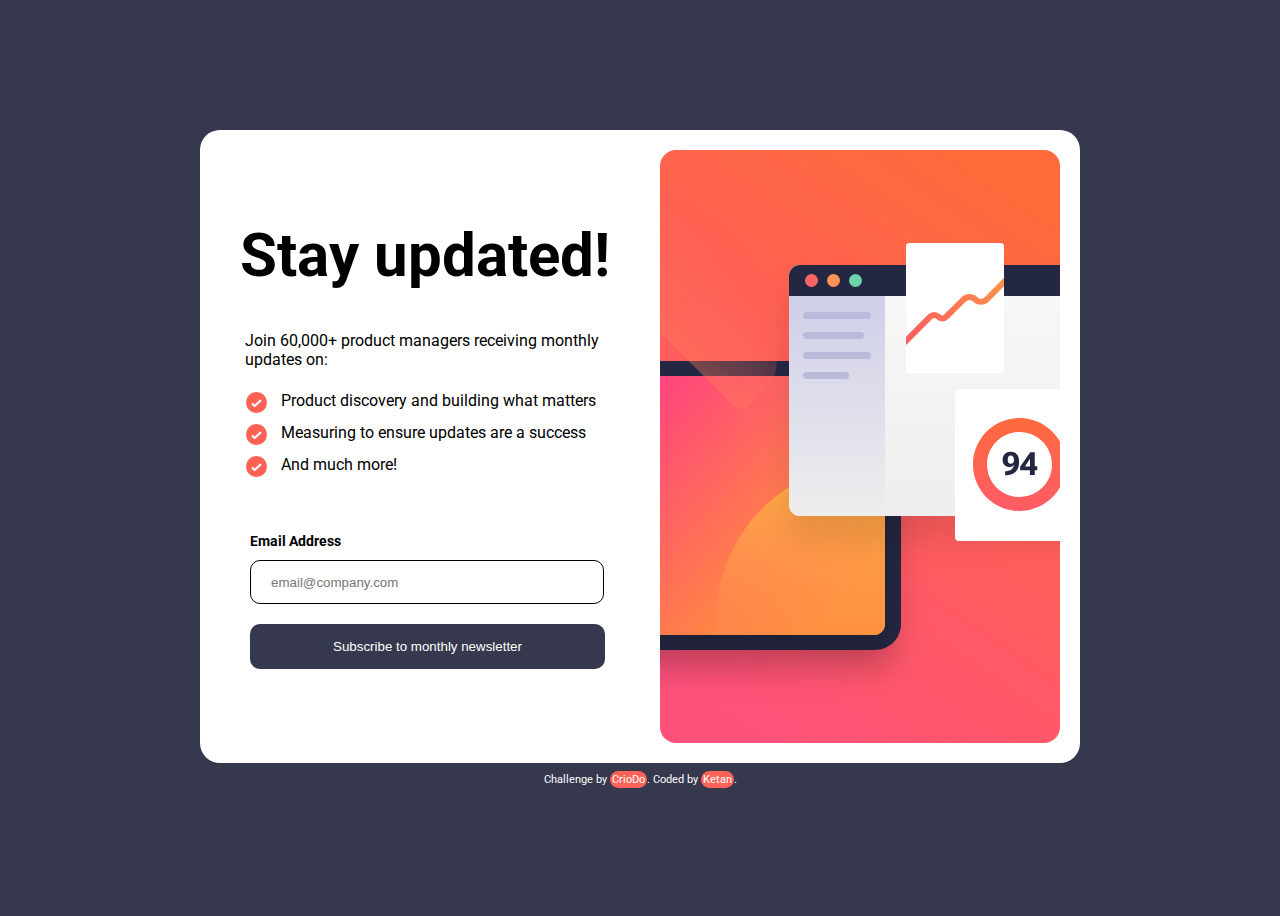
<file: index.html>
<!-- CRIO_SOLUTION_START_MODULE_ONE -->
<!DOCTYPE html>
<html lang="en">
<head>
  <meta charset="UTF-8">
  <meta name="viewport" content="width=device-width, initial-scale=1.0"> <!-- displays site properly based on user's device -->
  <link rel="preconnect" href="https://fonts.googleapis.com">
<link rel="preconnect" href="https://fonts.gstatic.com" crossorigin>
<link href="https://fonts.googleapis.com/css2?family=Roboto:wght@400;700&display=swap" rel="stylesheet">
  <link rel="icon" type="image/png" sizes="32x32" href="./assets/images/favicon-32x32.jpeg">
  <link rel="stylesheet" href="./styles.css">
  <title>Newsletter sign-up form with success message</title>

</head>
<body>

  <!-- Sign-up form start -->
  <main class="main">
    <div class="sign-up-form first-card">
      <div class="left-side text-div">
        <h1 class="header">Stay updated!</h1>
        <p class="text-p">
          Join 60,000+ product managers receiving monthly updates on:

          <ul>
            <li><img src="./assets/images/icon-list.svg" alt="list icon" class="list-icon"> Product discovery and building what matters
            </li>
            <li><img src="./assets/images/icon-list.svg" alt="list icon" class="list-icon"> Measuring to ensure updates are a success</li>
            <li><img src="./assets/images/icon-list.svg" alt="list icon" class="list-icon"> And much more!</li>
          </ul>
        </p>
        <div class="subscribe-input-div">
          <form action="success.html" id="form">
            <label for="email">Email Address</label>
            <em></em><br>
            <input type="text" name="email" id="email" placeholder="email@company.com"><br>
            <button class="sub-btn">Subscribe to monthly newsletter</button>
          </form>

        </div>
      </div>
      <div class="right-side img-div">
        <img src="./assets/images/illustration-sign-up-desktop.svg" alt="desktop main image" class="desktop-img">
        <img src="./assets/images/illustration-sign-up-mobile.svg" alt="mobile main image" class="mobile-img">
      </div>
    </div>
    <!-- Sign-up form end -->


  </main>

  <footer class="footer">
    <div class="attribution">
      Challenge by <a href="https://crio.do" target="_blank">CrioDo</a>. 
      Coded by <a href="#">Ketan</a>.
    </div>
  </footer>

  <script src="./script.js"></script>

</body>
</html>
<!-- CRIO_SOLUTION_END_MODULE_ONE -->
</file>
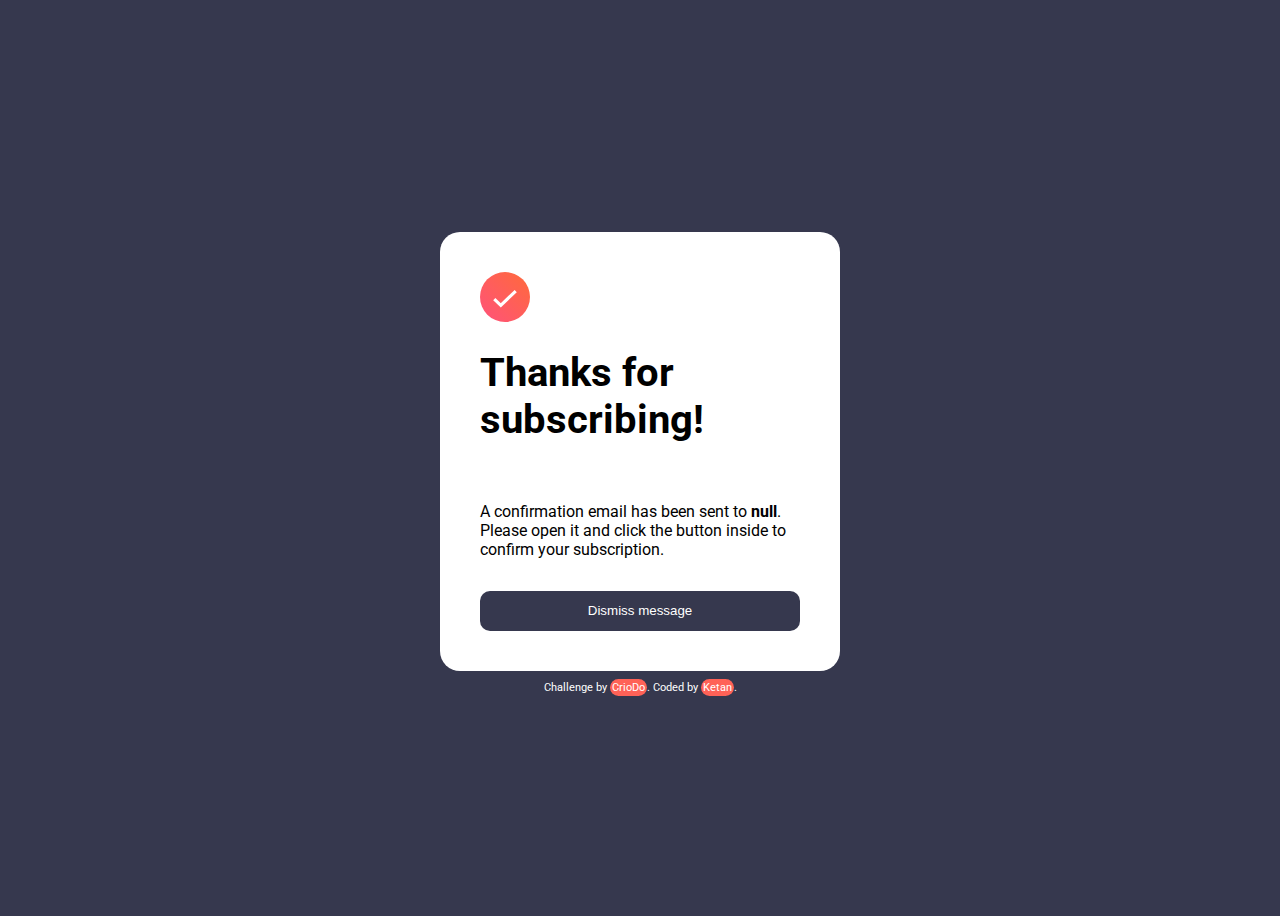
<file: success.html>
<!-- CRIO_SOLUTION_START_MODULE_ONE -->
<!DOCTYPE html>
<html lang="en">
  <head>
    <meta charset="UTF-8" />
    <meta name="viewport" content="width=device-width, initial-scale=1.0" />
    <link rel="preconnect" href="https://fonts.googleapis.com" />
    <link rel="preconnect" href="https://fonts.gstatic.com" crossorigin />
    <link
      href="https://fonts.googleapis.com/css2?family=Roboto:wght@400;700&display=swap"
      rel="stylesheet"
    />
    <link
      rel="icon"
      type="image/png"
      sizes="32x32"
      href="./assets/images/favicon-32x32.jpeg"
    />
    <link rel="stylesheet" href="./styles.css" />
    <title>Newsletter sign-up form with success message</title>
  </head>

  <body>
    <main class="main">
      <!-- Success message start -->
      <div class="success-message second-card">
        <img
          src="./assets/images/icon-success.svg"
          alt="success icon"
          class="success-icon"
        />
        <h1 class="thanks-for-sub">Thanks for subscribing!</h1>
        <p class="success-text">
          <!-- A confirmation email has been sent to
          <span id="span-email-placeholder"></span>. Please
          open it and click the button inside to confirm your subscription. -->
        </p>
        <button class="dismiss-btn" onclick="goToIndex()">
          Dismiss message
        </button>
      </div>

      <!-- Success message end -->
    </main>
    <footer>
      <div class="attribution">
        Challenge by <a href="https://crio.do" target="_blank">CrioDo</a>. Coded
        by <a href="#">Ketan</a>.
      </div>
    </footer>

    <script src="./success.js"></script>
  </body>
</html>
<!-- CRIO_SOLUTION_END_MODULE_ONE -->
</file>
<file: styles.css>
/* CRIO_SOLUTION_START_MODULE_ONE */
@import url("https://fonts.googleapis.com/css2?family=Roboto:wght@400;700&display=swap");

:root {
  --primary-clr-Tomato: hsl(4, 100%, 67%);
  --Neutral-clr-Dark-Slate-Grey: hsl(234, 29%, 20%);
  --Neutral-clr-Charcoal-Grey: hsl(235, 18%, 26%);
  --Neutral-clr-Grey: hsl(231, 7%, 60%);
  --Neutral-clr-White: hsl(0, 0%, 100%);
}

body {
  font-family: "Roboto", sans-serif;
  font-weight: 400;
  font-size: 16px;
  background-color: var(--Neutral-clr-Charcoal-Grey);
  min-height: 100vh;
  display: grid;
  place-content: center;
}

/*------------- desktop view ------------- */

/*--- Sign-up form / first page ---*/
.sign-up-form {
  display: flex;
  background-color: var(--Neutral-clr-White);
  border-radius: 20px;
  padding: 20px 0;
  margin-bottom: 10px;
}

.left-side {
  padding: 30px 60px 30px 30px;
}

.header {
  font-size: 60px;
  text-align: center;
  font-weight: 700;
}

.text-p {
  text-align: left;
  position: relative;
  left: 15px;
  width: 380px;
}

ul {
  list-style: none;
  position: relative;
  right: 24px;
}

.list-icon {
  margin-right: 10px;
  vertical-align: middle;
}

li {
  line-height: 2;
}

.right-side {
  position: relative;
  right: 20px;
}

.mobile-img {
  display: none;
}

.desktop-img {
  display: flex;
}

label {
  font-size: 14px;
  font-weight: 700;
}

#email,
.sub-btn {
  border-radius: 10px;
  outline: none;
}

#email {
  margin-bottom: 20px;
  margin-top: 10px;
  padding-left: 20px;
  height: 40px;
  width: 330px;
  border: 1px solid;
}

span {
  font-weight: 700;
}

.sub-btn {
  height: 45px;
  width: 355px;
  color: var(--Neutral-clr-White);
  background-color: var(--Neutral-clr-Charcoal-Grey);
  cursor: pointer;
  border: none;
  transition: all 0.3s ease-in-out;
}

.subscribe-input-div {
  position: relative;
  left: 20px;
  margin-top: 50px;
}

.sub-btn:active,
.sub-btn:hover {
  background-image: linear-gradient(
    to right,
    hsl(4, 100%, 67%) 70%,
    hsl(20, 100%, 65%)
  );
  box-shadow: 0 8px 8px rgba(0, 0, 0, 0.2);
}

em {
  font-size: 13px;
  position: absolute;
  right: 40px;
  color: var(--primary-clr-Tomato);
  vertical-align: middle;
  font-weight: 700;
}

/*--- Success message / second page ---*/

.success-message {
  background-color: var(--Neutral-clr-White);
  margin-top: 10px;
  min-height: 320px;
  width: 320px;
  text-align: left;
  padding: 40px;
  border-radius: 20px;
  display: grid;
  margin-bottom: 10px;
}

.thanks-for-sub {
  font-size: 40px;
}

.success-icon {
  height: 50px;
  width: 50px;
}

.dismiss-btn {
  border: none;
  outline: none;
  background-color: var(--Neutral-clr-Charcoal-Grey);
  color: var(--Neutral-clr-White);
  width: 320px;
  height: 40px;
  border-radius: 10px;
  cursor: pointer;
}

.dismiss-btn:active,
.dismiss-btn:hover {
  background-image: linear-gradient(
    to right,
    hsl(4, 100%, 67%) 70%,
    hsl(20, 100%, 65%)
  );
  box-shadow: 0 8px 8px rgba(0, 0, 0, 0.2);
}

.attribution {
  font-size: 11px;
  text-align: center;
  color: var(--Neutral-clr-White);
}
.attribution a {
  color: var(--Neutral-clr-White);
  background-color: var(--primary-clr-Tomato);
  padding: 2px;
  border-radius: 10px;
  text-decoration: none;
}

/*------------- mobile view ------------- */
@media screen and (max-width: 768px) {
  .sign-up-form {
    display: flex;
    flex-direction: column-reverse;
    padding: 0;
    width: 375px;
  }

  .desktop-img {
    display: none;
  }

  .mobile-img {
    display: flex;
    position: relative;
    left: 20px;
  }

  .header {
    font-size: 40px;
  }

  .text-p {
    width: 300px;
  }

  ul {
    width: 300px;
  }

  .subscribe-input-div {
    position: relative;
    left: 0;
    margin-top: 50px;
  }

  #email {
    width: 300px;
  }

  .sub-btn {
    width: 325px;
  }

  em {
    right: -20px;
  }

  .success-message {
    display: block;
    height: 85vh;
    width: 300px;
  }

  .dismiss-btn {
    margin-top: 300px;
  }
}

/* CRIO_SOLUTION_END_MODULE_ONE */
</file>
